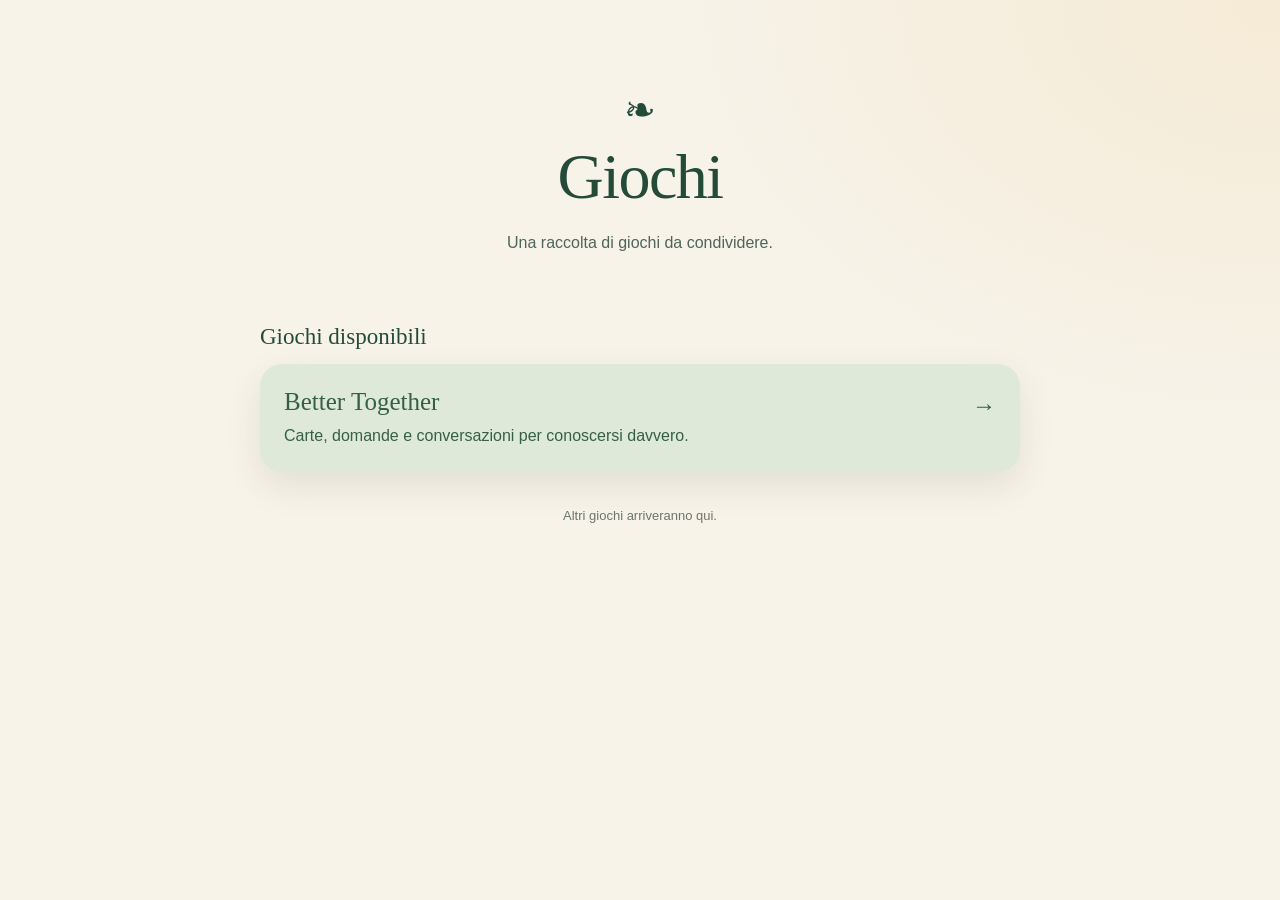
<file: index.html>
<!DOCTYPE html>
<html lang="it">
<head>
<meta charset="UTF-8">
<meta name="viewport" content="width=device-width, initial-scale=1">
<meta name="theme-color" content="#f7f3e9">
<title>Giochi</title>
<style>
:root { color-scheme: light; --ink:#244b38; --cream:#f7f3e9; --green:#dfe9d9; --dark:#355f47; }
* { box-sizing:border-box; }
body { margin:0; min-height:100vh; background:radial-gradient(ellipse at 100% 0%,rgba(243,224,190,.45),transparent 35%),var(--cream); color:var(--ink); font-family:ui-rounded,"Avenir Next",Avenir,"Segoe UI",sans-serif; }
main { width:min(100% - 32px,760px); margin:0 auto; padding:56px 0; }
header { text-align:center; padding:32px 0 28px; }
header .leaf { font-size:38px; }
h1 { font:500 clamp(42px,8vw,64px) Georgia,"Times New Roman",serif; letter-spacing:-1.5px; margin:8px 0; }
header p { color:#4f6557; line-height:1.6; }
h2 { font:normal 23px Georgia,serif; margin:24px 0 14px; }
.card { display:block; background:var(--green); border-radius:22px; padding:24px; color:var(--dark); text-decoration:none; box-shadow:0 14px 35px rgba(54,61,42,.10); transition:transform .18s,box-shadow .18s; }
.card:hover { transform:translateY(-3px); box-shadow:0 18px 38px rgba(54,61,42,.16); }
.card strong { display:block; font:normal 25px Georgia,serif; margin-bottom:8px; }
.card span { line-height:1.5; }
.arrow { float:right; font-size:24px; }
footer { text-align:center; color:#6c756b; font-size:13px; margin-top:36px; }
</style>
</head>
<body>
<main>
  <header>
    <div class="leaf" aria-hidden="true">❧</div>
    <h1>Giochi</h1>
    <p>Una raccolta di giochi da condividere.</p>
  </header>
  <section aria-labelledby="games-title">
    <h2 id="games-title">Giochi disponibili</h2>
    <a class="card" href="./bettertogether/">
      <span class="arrow" aria-hidden="true">→</span>
      <strong>Better Together</strong>
      <span>Carte, domande e conversazioni per conoscersi davvero.</span>
    </a>
  </section>
  <footer>Altri giochi arriveranno qui.</footer>
</main>
</body>
</html>
</file>
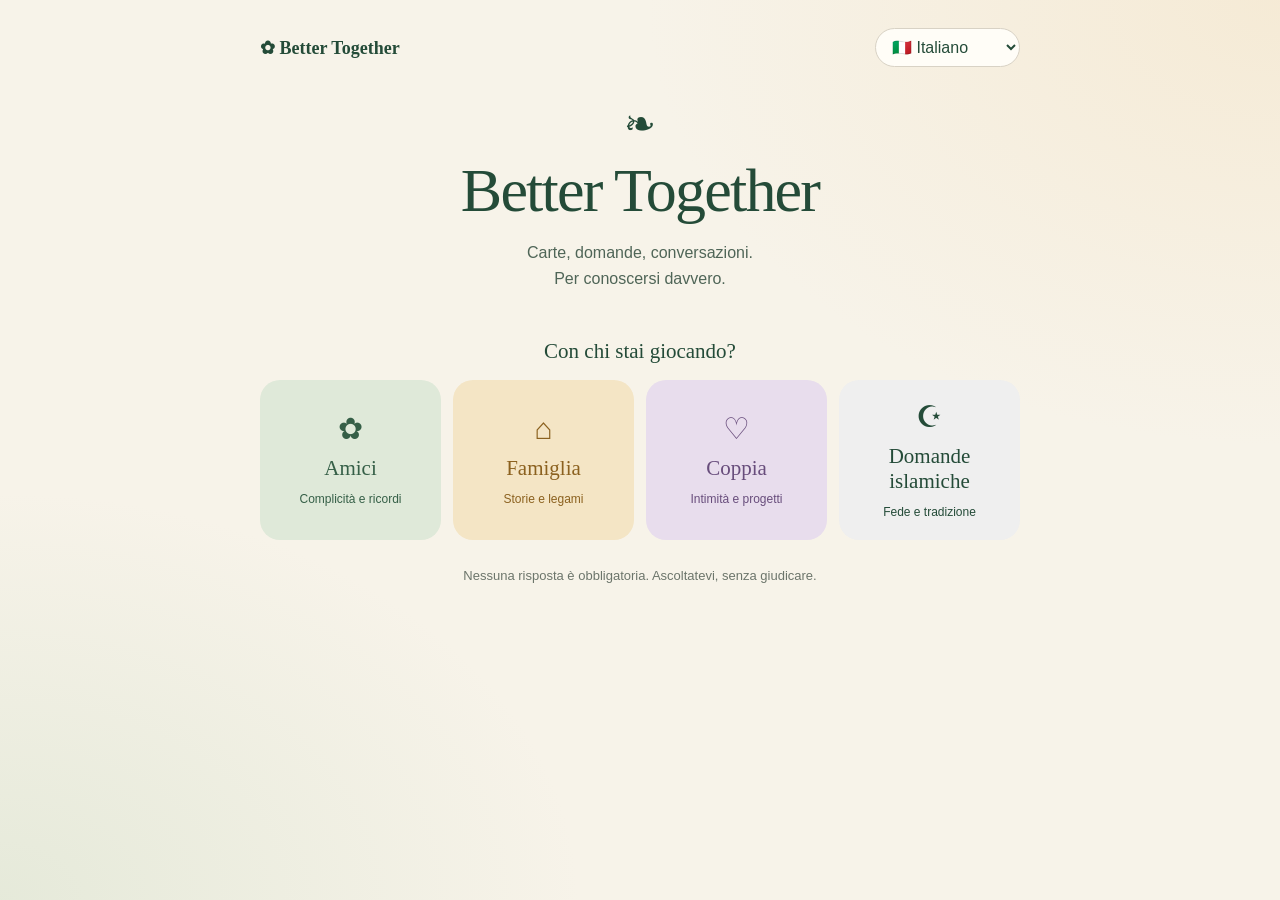
<file: bettertogether/index.html>
<!DOCTYPE html>
<html lang="it">
<head>
<meta charset="UTF-8">
<meta name="viewport" content="width=device-width, initial-scale=1">
<meta name="theme-color" content="#f7f3e9">
<title>Better Together — Carte, domande, conversazioni</title>
<link rel="stylesheet" href="style.css">
</head>
<body>
<main class="app">
  <header class="topline">
    <div class="brand-small">✿ Better Together</div>
    <div class="topline-actions">
      <label for="languageSelect" class="sr-only">Lingua / Logha</label>
      <select id="languageSelect" aria-label="Lingua / Logha">
        <option value="it">🇮🇹 Italiano</option>
        <option value="tn">🇹🇳 Tounsi (latin)</option>
      </select>
      <button class="text-button hidden" id="homeButton" type="button" aria-label="Torna alla home">← Home</button>
    </div>
  </header>

  <section id="audienceScreen">
    <div class="hero">
      <div class="leaf" aria-hidden="true">❧</div>
      <h1>Better Together</h1>
      <p class="tagline" data-i18n="tagline">Carte, domande, conversazioni.<br>Per conoscersi davvero.</p>
    </div>
    <h2 class="section-title" data-i18n="chooseAudience">Con chi stai giocando?</h2>
    <div class="audiences" role="group" aria-label="Scegli con chi giocare">
      <button class="audience friends" data-audience="friends" type="button"><span class="audience-symbol" aria-hidden="true">✿</span><strong data-i18n="friends">Amici</strong><span data-i18n="friendsDesc">Complicità e ricordi</span></button>
      <button class="audience family" data-audience="family" type="button"><span class="audience-symbol" aria-hidden="true">⌂</span><strong data-i18n="family">Famiglia</strong><span data-i18n="familyDesc">Storie e legami</span></button>
      <button class="audience couple" data-audience="couple" type="button"><span class="audience-symbol" aria-hidden="true">♡</span><strong data-i18n="couple">Coppia</strong><span data-i18n="coupleDesc">Intimità e progetti</span></button>
      <button class="audience islamic-audience" data-audience="islamic" type="button"><span class="audience-symbol" aria-hidden="true">☪</span><strong data-i18n="islamic">Domande islamiche</strong><span data-i18n="islamicDesc">Fede e tradizione</span></button>
    </div>
    <p class="footer-note" data-i18n="footer">Nessuna risposta è obbligatoria. Ascoltatevi, senza giudicare.</p>
  </section>

  <section id="homeScreen" class="hidden">
    <div class="hero compact-hero">
      <div class="leaf" aria-hidden="true">❧</div>
      <h1>Better Together</h1>
      <p class="tagline" id="audienceTagline"></p>
    </div>
    <h2 class="section-title" data-i18n="chooseLevel">Scegli il livello di profondità</h2>
    <div class="levels" role="group" aria-label="Livello di profondità">
      <button class="level light selected" data-level="light" type="button" aria-pressed="true"><span class="symbol">❧</span><strong data-i18n="lightName">Leggere</strong><span data-i18n="lightDesc">Per rompere<br>il ghiaccio</span></button>
      <button class="level medium" data-level="medium" type="button" aria-pressed="false"><span class="symbol">○</span><strong data-i18n="mediumName">Medie</strong><span data-i18n="mediumDesc">Esperienze<br>e relazioni</span></button>
      <button class="level deep" data-level="deep" type="button" aria-pressed="false"><span class="symbol">♡</span><strong data-i18n="deepName">Profonde</strong><span data-i18n="deepDesc">Riflessioni<br>personali</span></button>
    </div>
    <div class="start-wrap"><button class="primary" id="startButton" type="button" data-i18n="start">Inizia il gioco&nbsp; →</button></div>


    <p class="footer-note"><button class="text-button" id="changeAudienceButton" type="button" data-i18n="changeAudience">← Cambia gruppo</button></p>
  </section>

  <section id="gameScreen" class="hidden">
    <div class="game-head"><div><h2 class="game-level" id="levelTitle">Livello Leggero</h2><div class="remaining" id="remaining">Carte rimaste: 0</div></div><button class="text-button" id="changeLevelButton" type="button" data-i18n="changeLevel">Cambia livello</button></div>
    <div class="progress" aria-hidden="true"><div id="progressBar"></div></div>
    <div class="deck-area">
      <div class="card-stage"><div class="card" id="playingCard" role="button" tabindex="0" aria-label="Gira la carta per scoprire la domanda">
        <div class="card-face card-back"><div class="card-inner"><div class="big-leaf" id="backSymbol">❧</div><div class="tap-hint" id="tapHint">Tocca la carta per scoprirla</div></div></div>
        <div class="card-face card-front light" id="cardFront"><div class="card-inner"><div class="card-symbol" id="cardSymbol">❧</div><p class="question" id="questionText">Qual è il posto più bello in cui sei stato/a?</p><div class="card-decoration">— ❧ —</div></div></div>
      </div></div>
      <div class="actions"><button class="primary" id="nextButton" type="button">Pesca un'altra carta ↻</button><button class="secondary hidden" id="skipButton" type="button">Salta questa domanda →</button></div>
      <p class="help" id="helpText">Girate la carta e lasciate spazio a tutti per rispondere.</p>
    </div>
    <div class="notice" id="noticeText">💛 Potete rispondere a turno o liberamente. Se una domanda mette a disagio qualcuno, passate alla prossima.</div>
  </section>
</main>
<script src="script.js" defer></script>
</body>
</html>
</file>
<file: bettertogether/style.css>
:root {
  --cream: #f7f3e9;
  --ink: #244b38;
  --green: #dfe9d9;
  --green-dark: #355f47;
  --gold: #f4e5c5;
  --gold-dark: #8b611f;
  --lilac: #e8dded;
  --lilac-dark: #684d7c;
  --paper: #fffdf7;
  --muted: #6c756b;
  --shadow: 0 14px 35px rgba(54, 61, 42, .12);
}
* { box-sizing: border-box; }
body {
  margin: 0; min-height: 100vh; color: var(--ink);
  background:
    radial-gradient(ellipse at 0% 100%, rgba(208,222,199,.45), transparent 32%),
    radial-gradient(ellipse at 100% 0%, rgba(243,224,190,.45), transparent 35%),
    var(--cream);
  font-family: ui-rounded, "Avenir Next", Avenir, "Segoe UI", sans-serif;
}
button { font: inherit; cursor: pointer; }
button:focus-visible { outline: 3px solid #6c8c71; outline-offset: 3px; }
.app { width: min(100% - 32px, 760px); margin: 0 auto; padding: 28px 0 36px; }
.topline { display:flex; justify-content:space-between; align-items:center; gap:12px; }
.topline-actions { display:flex; align-items:center; gap:8px; }
#languageSelect { border:1px solid #d8d2c5; background:#fffdf7; color:#244b38; border-radius:999px; padding:9px 12px; font:inherit; max-width:145px; }
.audiences { display:grid; grid-template-columns:repeat(4,1fr); gap:12px; }
.audience { min-height:155px; border:1px solid transparent; border-radius:20px; padding:18px 12px; display:flex; flex-direction:column; align-items:center; justify-content:center; gap:10px; transition:transform .18s,box-shadow .18s; text-align:center; color:var(--ink); }
.audience:hover { transform:translateY(-3px); box-shadow:var(--shadow); }
.audience strong { font-family:Georgia,serif; font-size:21px; font-weight:normal; }
.audience > span:last-child { font-size:12px; line-height:1.4; }
.audience-symbol { font-size:30px; }
.friends { background:var(--green); color:var(--green-dark); }
.family { background:var(--gold); color:var(--gold-dark); }
.couple { background:var(--lilac); color:var(--lilac-dark); }
.compact-hero { padding-top:24px; }
.brand-small { font-family: Georgia, serif; font-size: 18px; font-weight: bold; }
.text-button { border:0; background:transparent; color:var(--ink); padding:10px; border-radius:12px; }
.text-button:hover { background:rgba(36,75,56,.07); }
.hero { text-align:center; padding: 38px 0 24px; }
.leaf { font-size: 38px; line-height:1; margin-bottom: 12px; }
h1 { font-family: Georgia, "Times New Roman", serif; font-size: clamp(40px, 8vw, 62px); letter-spacing:-1.8px; margin:0; font-weight:500; }
.tagline { line-height:1.65; color:#4f6557; margin:14px 0 0; font-size:16px; }
.section-title { text-align:center; font-family:Georgia,serif; font-size:21px; font-weight:normal; margin: 22px 0 16px; }
.levels { display:grid; grid-template-columns:repeat(3,1fr); gap:12px; }
.level {
  min-height:150px; border:1px solid transparent; border-radius:20px; padding:18px 10px;
  display:flex; flex-direction:column; align-items:center; justify-content:center; gap:9px;
  transition: transform .18s, box-shadow .18s; text-align:center;
}
.level:hover { transform:translateY(-3px); box-shadow:var(--shadow); }
.level.selected { border-color:currentColor; box-shadow:0 0 0 2px rgba(255,255,255,.8) inset; }
.level .symbol { font-size:27px; }
.level strong { font-family:Georgia,serif; font-size:20px; font-weight:normal; }
.level span:last-child { font-size:12px; line-height:1.4; }
.light { background:var(--green); color:var(--green-dark); }
.medium { background:var(--gold); color:var(--gold-dark); }
.deep { background:var(--lilac); color:var(--lilac-dark); }
.primary {
  border:0; background:var(--green-dark); color:white; border-radius:999px;
  padding:15px 26px; min-height:50px; font-weight:600; box-shadow:0 5px 12px rgba(53,95,71,.13);
}
.primary:hover { filter:brightness(1.06); }
.secondary {
  border:1px solid #cfcbbb; background:rgba(255,253,247,.55); color:var(--ink);
  border-radius:999px; padding:13px 20px; min-height:48px;
}
.secondary:hover { background:white; }
.start-wrap { text-align:center; margin:26px 0 20px; }
.footer-note { text-align:center; color:var(--muted); font-size:13px; margin-top:28px; }
.hidden { display:none !important; }
.sr-only { position:absolute;width:1px;height:1px;padding:0;margin:-1px;overflow:hidden;clip:rect(0,0,0,0);white-space:nowrap;border:0; }
.game-head { display:flex; justify-content:space-between; align-items:center; gap:12px; margin:26px 0 10px; }
.game-level { font-family:Georgia,serif; font-size:26px; margin:0; font-weight:normal; }
.remaining { font-size:13px; color:var(--muted); margin-top:6px; }
.progress { height:5px; border-radius:99px; background:#e7e2d6; overflow:hidden; margin:16px 0 24px; }
.progress > div { height:100%; width:100%; transition:width .25s; background:var(--green-dark); }
.deck-area { display:flex; flex-direction:column; align-items:center; }
.card-stage { width:min(100%, 390px); height: min(112vw, 460px); min-height:330px; max-height:460px; perspective:1200px; }
.card { width:100%; height:100%; position:relative; transform-style:preserve-3d; transition:transform .65s cubic-bezier(.2,.75,.25,1); cursor:pointer; }
.card.flipped { transform:rotateY(180deg); }
.card-face {
  position:absolute; inset:0; backface-visibility:hidden; -webkit-backface-visibility:hidden;
  border-radius:28px; padding:18px; background:var(--paper); box-shadow:var(--shadow);
}
.card-inner {
  width:100%; height:100%; border-radius:20px; border:1px solid rgba(40,60,42,.12);
  display:flex; flex-direction:column; align-items:center; justify-content:center; text-align:center;
  padding:28px; position:relative; overflow:hidden;
}
.card-back .card-inner { background:var(--green); color:var(--green-dark); border:1px solid rgba(53,95,71,.3); }
.card-back.light .card-inner {
  background: var(--green);
  color: var(--green-dark);
}
.card-back.medium .card-inner {
  background: var(--gold);
  color: var(--gold-dark);
}
.card-back.deep .card-inner {
  background: var(--lilac);
  color: var(--lilac-dark);
}
.card-back .big-leaf { font-size:76px; }
.card-back .tap-hint { position:absolute; bottom:24px; font-size:13px; }
.card-front { transform:rotateY(180deg); }
.card-front.light .card-inner { background:linear-gradient(145deg,#e8efdf,#dce8d4); }
.card-front.medium .card-inner { background:linear-gradient(145deg,#f8ebcf,#f0dfb9); }
.card-front.deep .card-inner { background:linear-gradient(145deg,#eee4f1,#e1d3e9); }
.card-symbol { font-size:30px; margin-bottom:24px; }
.question { font-family:Georgia,serif; font-size:clamp(25px,5vw,34px); line-height:1.35; font-weight:normal; margin:0; }
.card-decoration { position:absolute; bottom:20px; font-size:18px; opacity:.8; }
.actions { display:flex; flex-wrap:wrap; justify-content:center; gap:10px; margin-top:24px; }
.actions button { min-width:145px; }
.help { text-align:center; color:var(--muted); font-size:13px; margin-top:18px; line-height:1.5; }
.notice { text-align:center; background:rgba(255,253,247,.75); border:1px solid #e5dfd1; border-radius:16px; padding:15px; margin-top:18px; font-size:14px; line-height:1.5; }
@media (max-width:520px) {
 .app { width:min(100% - 22px, 760px); padding-top:16px; }
 .hero { padding-top:28px; }
 .levels { gap:7px; }
 .audiences { grid-template-columns:repeat(2,1fr); gap:9px; }
 .audience { min-height:137px; padding:13px 5px; border-radius:16px; }
 .audience strong { font-size:17px; }
 .audience > span:last-child { font-size:11px; }
 .level { min-height:137px; padding:13px 5px; border-radius:16px; }
 .level strong { font-size:17px; }
 .level span:last-child { font-size:11px; }
 .card-stage { min-height:320px; height:112vw; max-height:420px; }
 .card-face { padding:12px; border-radius:24px; }
 .card-inner { border-radius:17px; padding:20px; }
 .actions button { flex:1; min-width:125px; }
}
@media (prefers-reduced-motion: reduce) { *, *::before, *::after { transition:none !important; scroll-behavior:auto !important; } }
</file>
